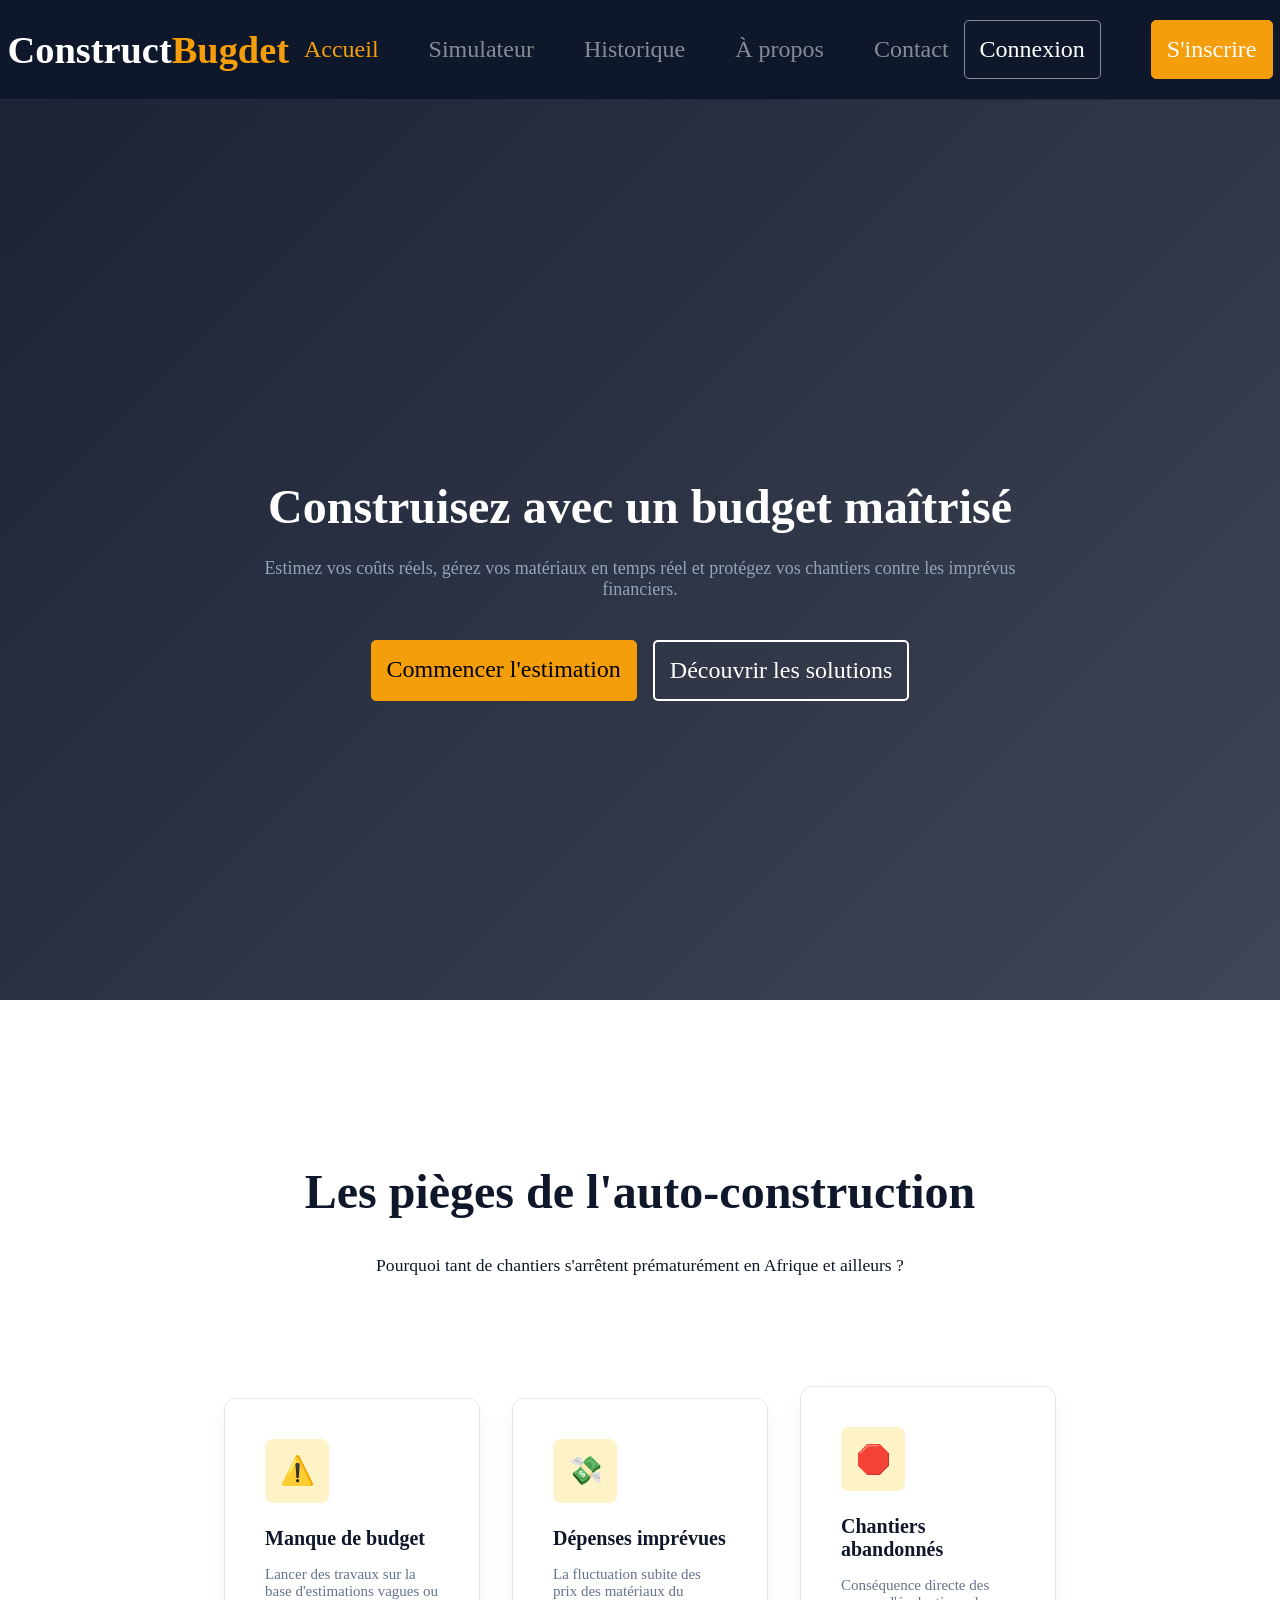
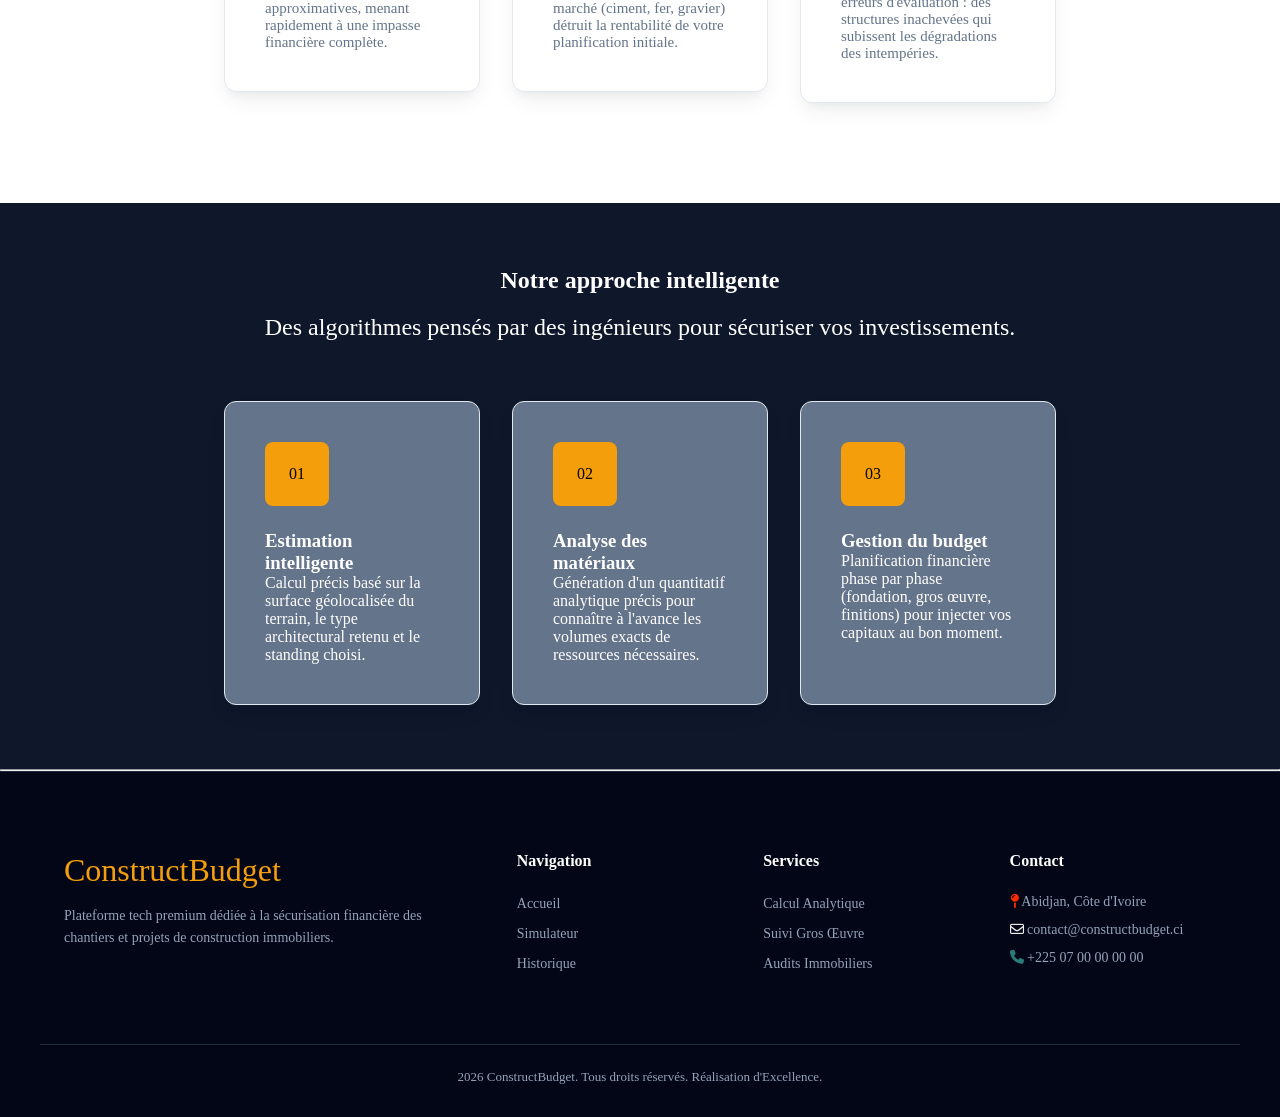
<file: index.html>
<!DOCTYPE html>
<html lang="en">
<head>
    <meta charset="UTF-8">
    <meta name="viewport" content="width=device-width, initial-scale=1.0">
    <title>Accueil – ConstructBudget</title>
    <link rel="stylesheet" href="./style.css">
     <link rel="stylesheet" href="https://cdnjs.cloudflare.com/ajax/libs/font-awesome/6.0.0/css/all.min.css">
</head>
<body>
      <header>
        <div id="logo">
            <h1>Construct<span>Bugdet</span></h1>
        </div>
     


        <button class="hamburger" id="hamburger" aria-label="Ouvrir le menu">
            <span></span>
            <span></span>
            <span></span>
        </button>

        <div id="menu">
            <nav>
                <a href="" class="active">Accueil</a>
                <a href="./similateur.html">Simulateur</a>
                <a href="./historique.html">Historique</a>
                <a href="./propos.html" >À propos</a>
                <a href="./contact.html">Contact</a>
            </nav>
        </div>
        <div class="mobile">
                    <a href="./connexion.html" class="btn1">Connexion</a>
                    <a href="./inscrire.html" class="btn2">S'inscrire</a>

            </div>
    </header>
    <div class="hero">
        <div class="hero1"></div>
        <div class="hero2">
            <h1 class="hero-titre">Construisez avec un budget maîtrisé</h1>
            <p class="hero-sous">Estimez vos coûts réels, gérez vos matériaux en temps réel et protégez vos chantiers contre les imprévus financiers.</p>
            <div class="hero-btn">
                <a href="./similateur.html" class="btn-hero1">Commencer l'estimation</a>
                <a href="./propos.html" class="btn-hero2">Découvrir les solutions</a>
            </div>
        </div>
    </div>
    <main>
        <section class="section-problem">
        <div class="container">
            <div class="section-header">
                <h2 class="section-titre">Les pièges de l'auto-construction</h2>
                <p class="section-description">Pourquoi tant de chantiers s'arrêtent prématurément en Afrique et ailleurs ?</p>
            </div>
            <div class="bloc">
                <div class="card-probleme">
                    <div class="card-icon1">
                        <span class="card-icon">⚠️</span>
                    </div>
                    <h3 class="card-titre">Manque de budget</h3>
                    <p class="card-text">Lancer des travaux sur la base d'estimations vagues ou approximatives, menant rapidement à une impasse financière complète.</p>
                </div>
                <div class="card-probleme">
                    <div class="card-icon1">
                        <span class="card-icon">💸</span>
                    </div>
                    <h3 class="card-titre">Dépenses imprévues</h3>
                    <p class="card-text">La fluctuation subite des prix des matériaux du marché (ciment, fer, gravier) détruit la rentabilité de votre planification initiale.</p>
                </div>
                <div class="card-probleme">
                    <div class="card-icon1">
                        <span class="card-icon">🛑</span>
                    </div>
                    <h3 class="card-titre">Chantiers abandonnés</h3>
                    <p class="card-text">Conséquence directe des erreurs d'évaluation : des structures inachevées qui subissent les dégradations des intempéries.</p>
                </div>
            </div>
        </div>
    </section>

    <section class=" section-solution">
        <div class="containers">
            <div class="section-header">
                <h2 class="section-titres">Notre approche intelligente</h2>
                <p class="section-desc">Des algorithmes pensés par des ingénieurs pour sécuriser vos investissements.</p>
            </div>
            <div class="grid">
                <div class=" card-solution">
                    <div class="card-badget">01</div>
                    <h3 class="card-titres">Estimation intelligente</h3>
                    <p class="card-texts">Calcul précis basé sur la surface géolocalisée du terrain, le type architectural retenu et le standing choisi.</p>
                </div>
                <div class="card-solution">
                    <div class="card-badget">02</div>
                    <h3 class="card-titres">Analyse des matériaux</h3>
                    <p class="card-texts">Génération d'un quantitatif analytique précis pour connaître à l'avance les volumes exacts de ressources nécessaires.</p>
                </div>
                <div class="card-solution">
                    <div class="card-badget">03</div>
                    <h3 class="card-titres">Gestion du budget</h3>
                    <p class="card-texts">Planification financière phase par phase (fondation, gros œuvre, finitions) pour injecter vos capitaux au bon moment.</p>
                </div>
            </div>
        </div>
    </section>
    <hr>
    </main>
    <footer>
        <div class="footer2">
            <div class="footer3">
                <a href="" class="logo">Construct<span>Budget</span></a>
                <p class="footer-desc">Plateforme tech premium dédiée à la sécurisation financière des chantiers et projets de construction immobiliers.</p>
            </div>
            <div class="footer-group">
                <h4 class="footer-titre">Navigation</h4>
                <ul class="footer-card">
                    <li><a href="./index.html">Accueil</a></li>
                    <li><a href="./similateur.html">Simulateur</a></li>
                    <li><a href="./historique.html">Historique</a></li>
                </ul>
            </div>
            <div class="footer-group">
                <h4 class="footer-titre">Services</h4>
                <ul class="footer-card">
                    <li><a href="">Calcul Analytique</a></li>
                    <li><a href="">Suivi Gros Œuvre</a></li>
                    <li><a href="">Audits Immobiliers</a></li>
                </ul>
            </div>
            <div class="footer-group">
                <h4 class="footer-titre">Contact</h4>
                <ul class="footer-contact">
                    <li><i class="fa-solid fa-map-pin" style="color: rgb(255, 45, 1);"></i> Abidjan, Côte d'Ivoire</li>
                    <li><i class="fa-regular fa-envelope" style="color: rgb(238, 238, 238);"></i> contact@constructbudget.ci</li>
                    <li><i class="fa-solid fa-phone" style="color: rgb(44, 123, 123);"></i> +225 07 00 00 00 00</li>
                </ul>
            </div>
        </div>
        <div class="footer-bot">
            <p> 2026 ConstructBudget. Tous droits réservés. Réalisation d'Excellence.</p>
        </div> 
    </footer>


    <script>
        const hamburger = document.getElementById('hamburger');
        const header = document.querySelector('header');

        hamburger.addEventListener('click', () => {
            header.classList.toggle('open');
            hamburger.classList.toggle('active');
        });

        // Fermer le menu au clic sur un lien
        document.querySelectorAll('#menu nav a, .mobile a').forEach(link => {
            link.addEventListener('click', () => {
                header.classList.remove('open');
                hamburger.classList.remove('active');
            });
        });
    </script>
</body>
</html>
</file>
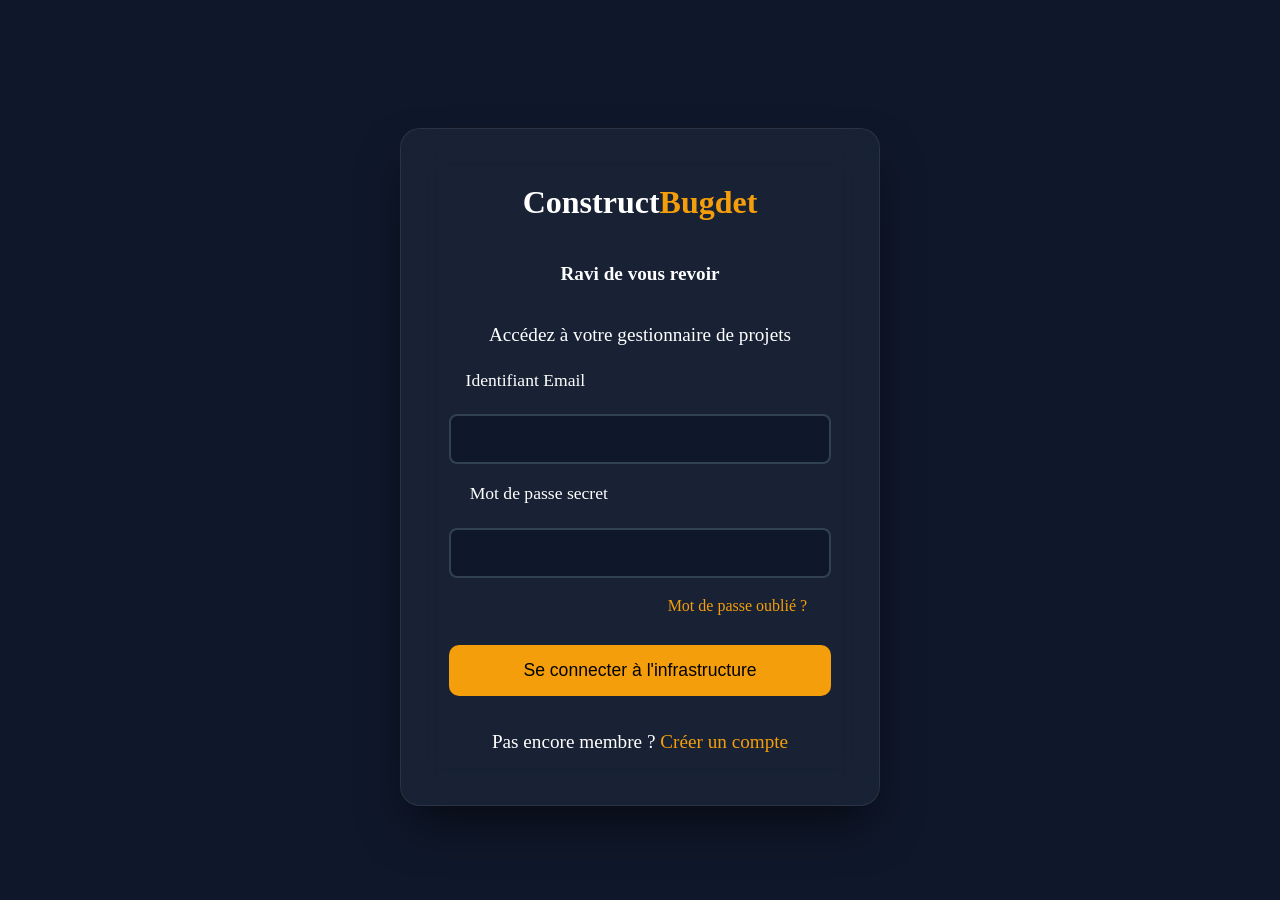
<file: connexion.html>
<!DOCTYPE html>
<html lang="en">
<head>
    <meta charset="UTF-8">
    <meta name="viewport" content="width=device-width, initial-scale=1.0">
    <title>Connexion – ConstructBudget</title>
    <link rel="stylesheet" href="./connexion.css">
</head>
<body>
   <div id="connexion">
    <a href="./index.html"><h1>Construct<span>Bugdet</span></h1></a>
    <h3>Ravi de vous revoir</h3>
    <p>Accédez à votre gestionnaire de projets</p>
    <form action="">
        <div class="form1">
            <label for="" id="trans">Identifiant Email</label>
            <input type="email">
        </div>
         <div class="form1">
            <label for="">Mot de passe secret</label>
            <input type="password" required>
        </div>
        <div id="form2"><a href="" id="lien">Mot de passe oublié ?</a></div>
        <button type="submit">Se connecter à l'infrastructure</button>
    </form>
    <p class="text">Pas encore membre ? <a href="./inscrire.html" id="insc">Créer un compte</a></p>
   </div>
   <script src="./scrpit.js"></script> 
</body>
</html>
</file>
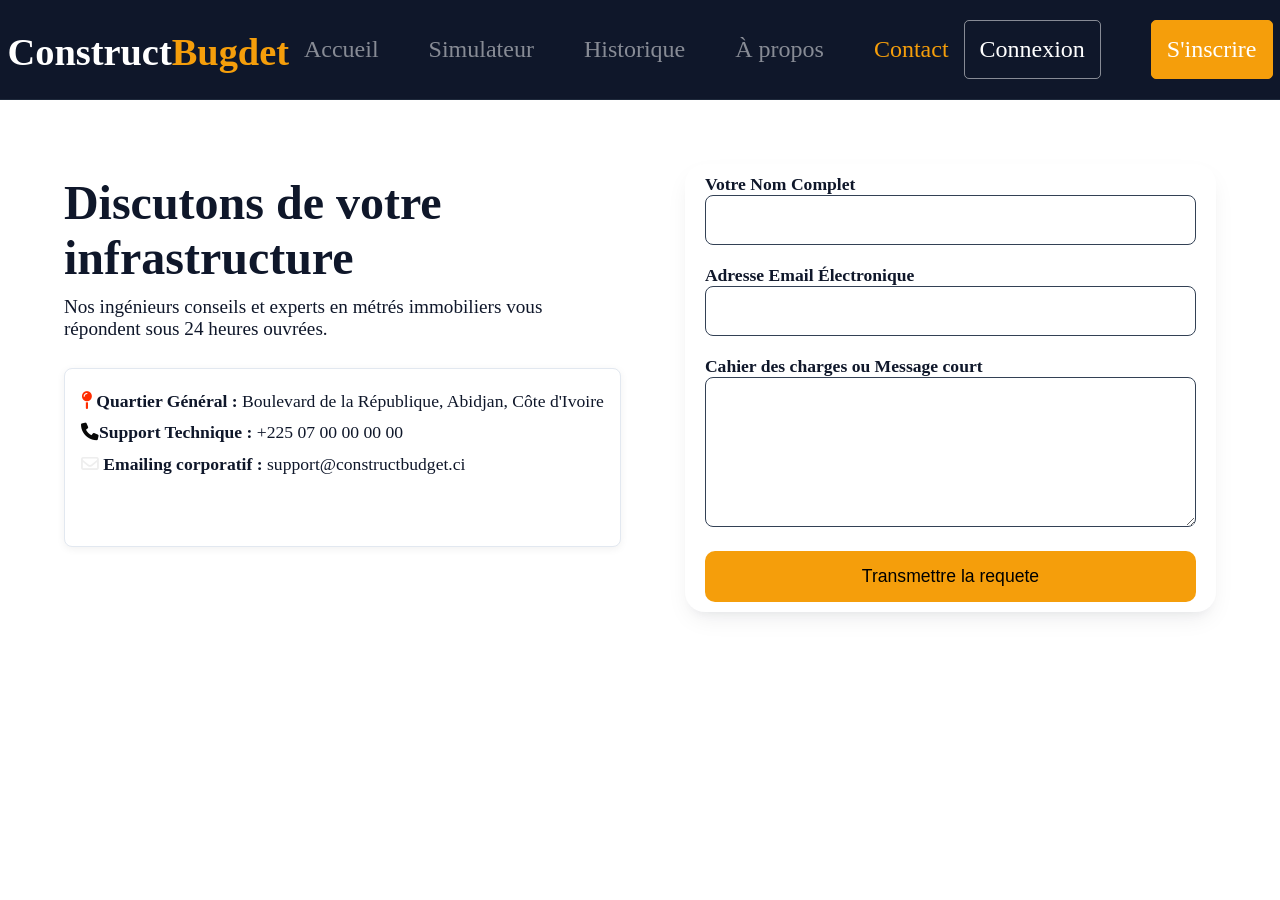
<file: contact.html>
<!DOCTYPE html>
<html lang="en">
<head>
    <meta charset="UTF-8">
    <meta name="viewport" content="width=device-width, initial-scale=1.0">
    <title>contact – ConstructBudget</title>
    <link rel="stylesheet" href="./contact.css">
    <link rel="stylesheet" href="https://cdnjs.cloudflare.com/ajax/libs/font-awesome/6.0.0/css/all.min.css">
</head>
<body>
    <header>
        <div id="logo">
            <h1>Construct<span>Bugdet</span></h1>
        </div>
        <div id="menu">
            <nav>
                <a href="./index.html">Accueil</a>
                <a href="./similateur.html">Simulateur</a>
                <a href="./historique.html">Historique</a>
                <a href="./propos.html" >À propos</a>
                <a href="" class="active">Contact</a>
            </nav>
        </div>
        <div class="mobile">
                    <a href="./connexion.html" class="btn1">Connexion</a>
                    <a href="./inscrire.html" class="btn2">S'inscrire</a>

            </div>
    </header>
    <main>
        <div id="contact1">
            <h1>Discutons de votre <br>infrastructure</h1>
            <p class="para">Nos ingénieurs conseils et experts en métrés immobiliers vous <br>répondent sous 24 heures ouvrées.</p>
            <div class="contact-detail">
                <p> <i class="fa-solid fa-map-pin" style="color: rgb(255, 45, 1);"></i><strong> Quartier Général :</strong> Boulevard de la République, Abidjan, Côte d'Ivoire</p>
                <p><i class="fa-solid fa-phone" style="color: rgb(9, 9, 8);"></i><strong>Support Technique : </strong> +225 07 00 00 00 00</p>
                <p><strong><i class="fa-regular fa-envelope" style="color: rgb(238, 238, 238);"></i> Emailing corporatif :</strong> support@constructbudget.ci</p>
            </div>
        </div>
        
        <div id="contact2">
            <form action="">
                <div class="form1">
                    <label for="">Votre Nom Complet</label>
                <input type="text" required>
                </div>
                <div class="form1">
                    <label for="">Adresse Email Électronique</label>
                <input type="email" required>
                </div>
                <div class="form2">
                    <label for="">Cahier des charges ou Message court</label>
                    <textarea name="" id=""></textarea>

                </div>
                <button>Transmettre la requete</button>
                
            </form>

        </div>

    </main>
</body>
</html>
</file>
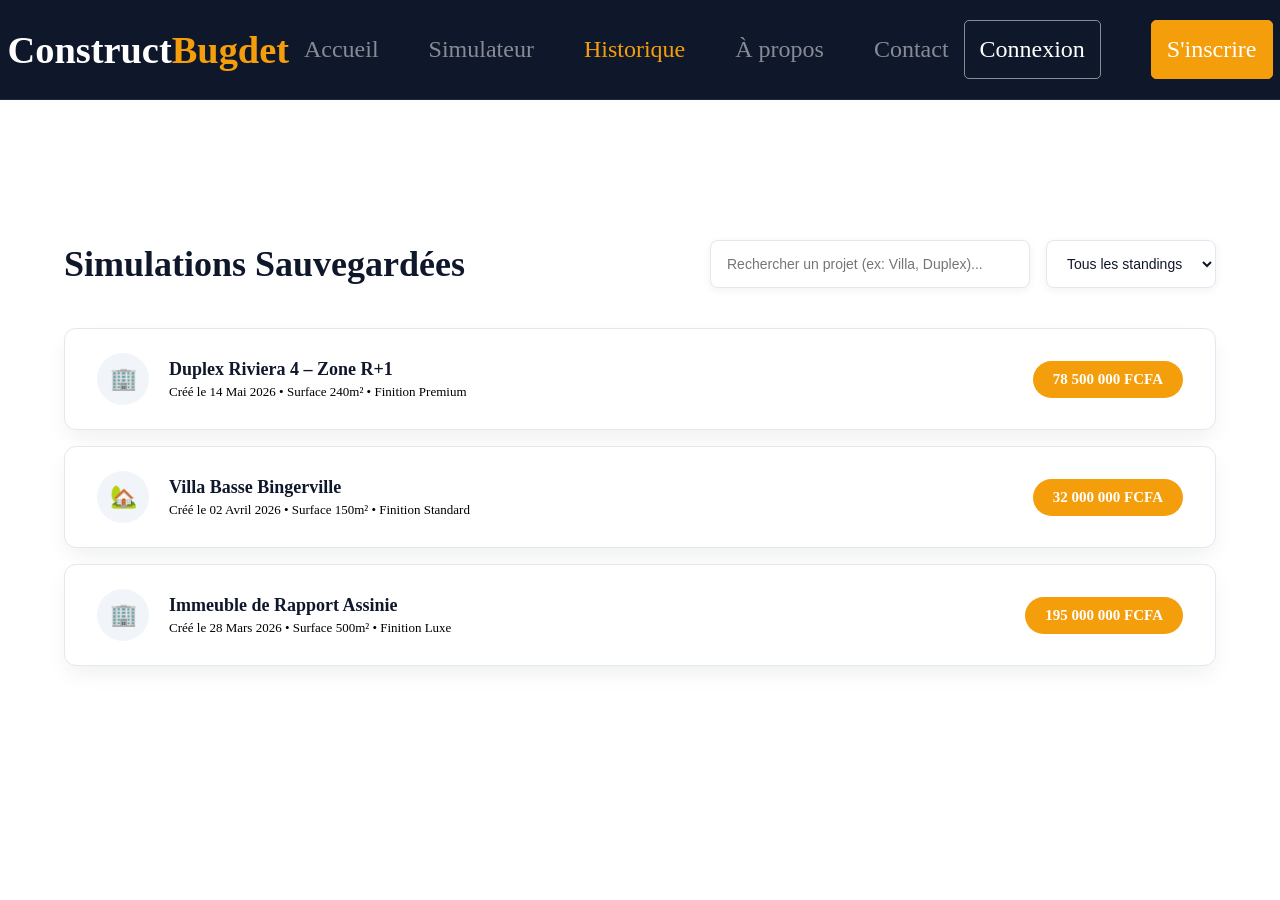
<file: historique.html>
<!DOCTYPE html>
<html lang="fr">
<head>
    <meta charset="UTF-8">
    <meta name="viewport" content="width=device-width, initial-scale=1.0">
    <link rel="stylesheet" href="./historique.css">
    <link rel="stylesheet" href="https://cdnjs.cloudflare.com/ajax/libs/font-awesome/6.0.0/css/all.min.css">
    <title>Historique – ConstructBudget</title>
</head>
<body>

     <header>
        <div id="logo">
            <h1>Construct<span>Bugdet</span></h1>
        </div>
        <div id="menu">
            <nav>
                <a href="./index.html">Accueil</a>
                <a href="./similateur.html">Simulateur</a>
                <a href="" class="active">Historique</a>
                <a href="./propos.html" >À propos</a>
                <a href="./contact.html">Contact</a>
            </nav>
        </div>
        <div class="mobile">
                    <a href="./connexion.html" class="btn1">Connexion</a>
                    <a href="./inscrire.html" class="btn2">S'inscrire</a>

            </div>
    </header>
    <main class="corps">
        <div class="entete">
            <h1 class="pied">Simulations Sauvegardées</h1>
            <div class="selction">
                <input type="text" id="Input" placeholder="Rechercher un projet (ex: Villa, Duplex)...">
                <select id="filterSelect">
                    <option value="tous">Tous les standings</option>
                    <option value="premium">Premium</option>
                    <option value="standard">Standard</option>
                </select>
            </div>
        </div>

        <div class="element">

            <div class="maison">
                <div class="info">
                    <div class="icon">🏢</div>
                    <div class="desc">
                        <h3 class="logement">Duplex Riviera 4 – Zone R+1</h3>
                        <p class="date">Créé le 14 Mai 2026 &bull; Surface 240m² &bull; Finition Premium</p>
                    </div>
                </div>
                <div class="prix">78 500 000 FCFA</div>
            </div>

            <div class="maison">
                <div class="info">
                    <div class="icon">🏡</div>
                    <div class="desc">
                        <h3 class="logement">Villa Basse Bingerville</h3>
                        <p class="date">Créé le 02 Avril 2026 &bull; Surface 150m² &bull; Finition Standard</p>
                    </div>
                </div>
                <div class="prix">32 000 000 FCFA</div>
            </div>

            <div class="maison">
                <div class="info">
                    <div class="icon">🏢</div>
                    <div class="desc">
                        <h3 class="logement">Immeuble de Rapport Assinie</h3>
                        <p class="date">Créé le 28 Mars 2026 &bull; Surface 500m² &bull; Finition Luxe</p>
                    </div>
                </div>
                <div class="prix">195 000 000 FCFA</div>
            </div>

        </div>
    </main>

</body>
</html>
</file>
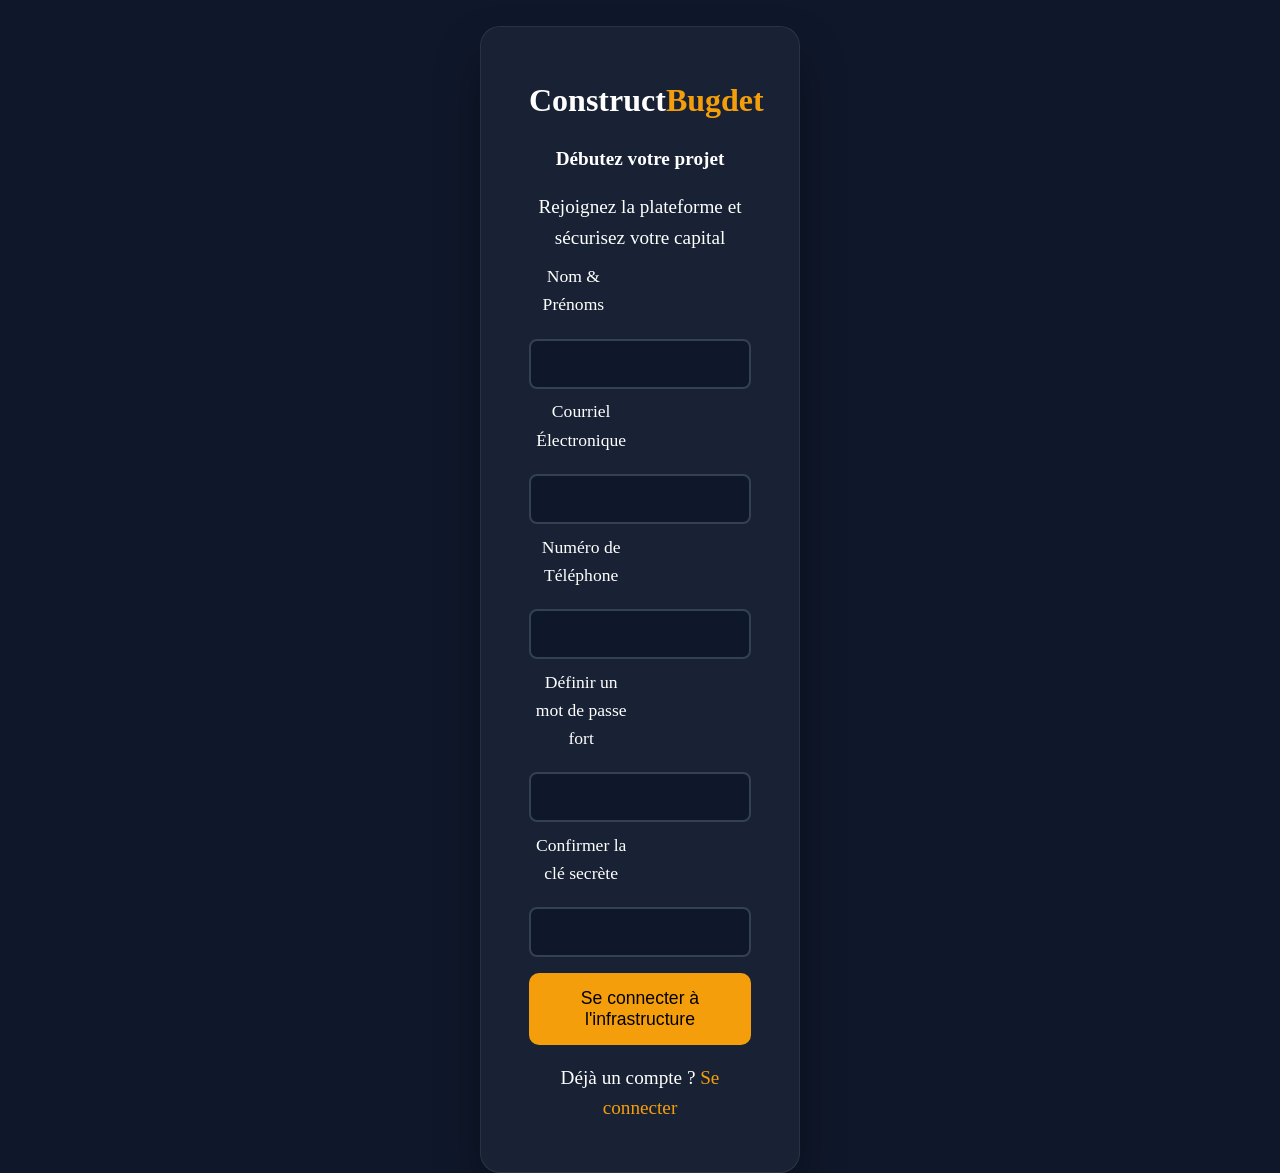
<file: inscrire.html>
<!DOCTYPE html>
<html lang="en">
<head>
    <meta charset="UTF-8">
    <meta name="viewport" content="width=device-width, initial-scale=1.0">
    <title>inscrire – ConstructBudget</title>
    <link rel="stylesheet" href="./inscrire.css">
</head>
<body>
    <div id="connexion">
    <a href="./index.html"><h1>Construct<span>Bugdet</span></h1></a>
    <h3>Débutez votre projet</h3>
    <p>Rejoignez la plateforme et sécurisez votre capital</p>
    <form action="">
        <div class="form1">
            <label for="" id="trans">Nom & Prénoms 
</label>
            <input type="text">
        </div>
         <div class="form1">
            <label for="">Courriel Électronique</label>
            <input type="text">
        </div>
       
         <div class="form1">
            <label for="">Numéro de Téléphone</label>
            <input type="tel">
        </div>
         <div class="form1">
            <label for="">Définir un mot de passe fort
</label>
            <input type="password" required>
        </div>
        <div class="form1">
            <label for="">Confirmer la clé secrète

</label>
            <input type="password" required>
        </div>
        <button type="submit">Se connecter à l'infrastructure</button>
    </form>
    <p class="text">Déjà un compte ? <a href="inscription.html" id="insc">Se connecter</a></p>
   </div> 
   <script src="./inscrire.js"></script>
</body>
</html>
</file>
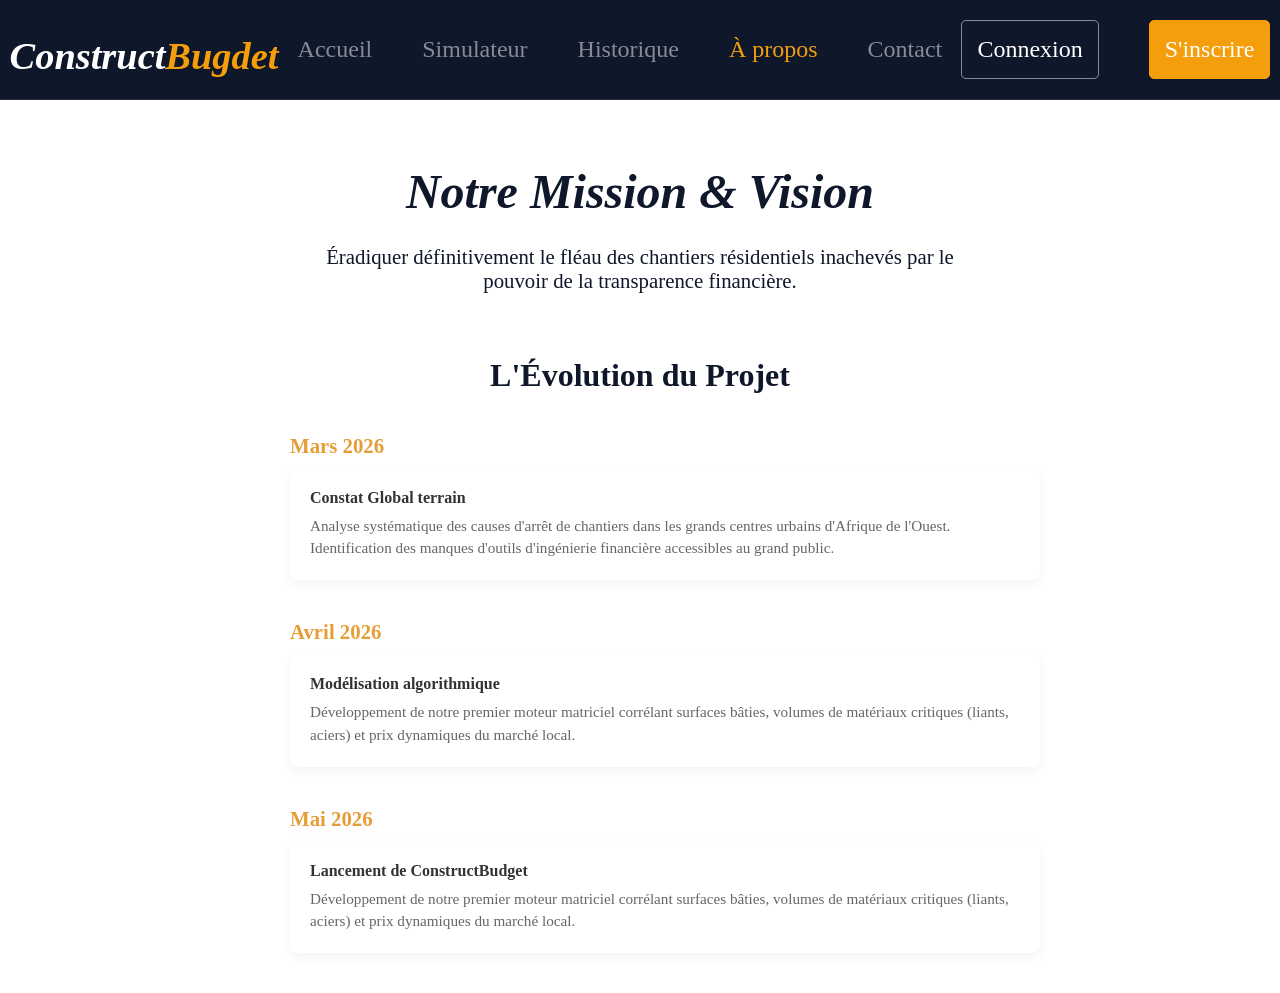
<file: propos.html>
<!DOCTYPE html>
<html lang="en">
<head>
    <meta charset="UTF-8">
    <meta name="viewport" content="width=device-width, initial-scale=1.0">
    <title>À propos – ConstructBudget</title>
    <link rel="stylesheet" href="./propos.css">
</head>
<body>
    <header>
        <div id="logo">
            <h1>Construct<span>Bugdet</span></h1>
        </div>
        <div id="menu">
            <nav>
                <a href="./index.html">Accueil</a>
                <a href="./similateur.html">Simulateur</a>
                <a href="./historique.html">Historique</a>
                <a href="" class="active">À propos</a>
                <a href="./contact.html">Contact</a>
            </nav>
        </div>
        <div class="mobile">
                    <a href="./connexion.html" class="btn1">Connexion</a>
                    <a href="./inscrire.html" class="btn2">S'inscrire</a>

            </div>
    </header>
    <main>
        <div id="entete">
            <h1>Notre Mission & Vision</h1>
            <p class="para">Éradiquer définitivement le fléau des chantiers résidentiels inachevés par le <br> pouvoir de la transparence financière.</p>
            <h2>L'Évolution du Projet</h2>
        </div>
            <section class="line">

  <div class="evenement">
    
    <div class="entet">
      <h3>Mars 2026</h3>
      <div class="bloc">
        <h4>Constat Global terrain</h4>
        <p>Analyse systématique des causes d'arrêt de chantiers dans les grands centres urbains d'Afrique de l'Ouest. Identification des manques d'outils d'ingénierie financière accessibles au grand public.</p>
      </div>
    </div>

    <div class="entet">
      <h3>Avril 2026</h3>
      <div class="bloc">
        <h4>Modélisation algorithmique</h4>
        <p>Développement de notre premier moteur matriciel corrélant surfaces bâties, volumes de matériaux critiques (liants, aciers) et prix dynamiques du marché local.</p>
      </div>
    </div>
   

    <div class="entet">
      <h3>Mai 2026</h3>
      <div class="bloc">
        <h4>Lancement de ConstructBudget</h4>
        <p>Développement de notre premier moteur matriciel corrélant surfaces bâties, volumes de matériaux critiques (liants, aciers) et prix dynamiques du marché local.</p>
      </div>
    </div>

  </div>

</section>

    </main>
</body>
</html>
</file>
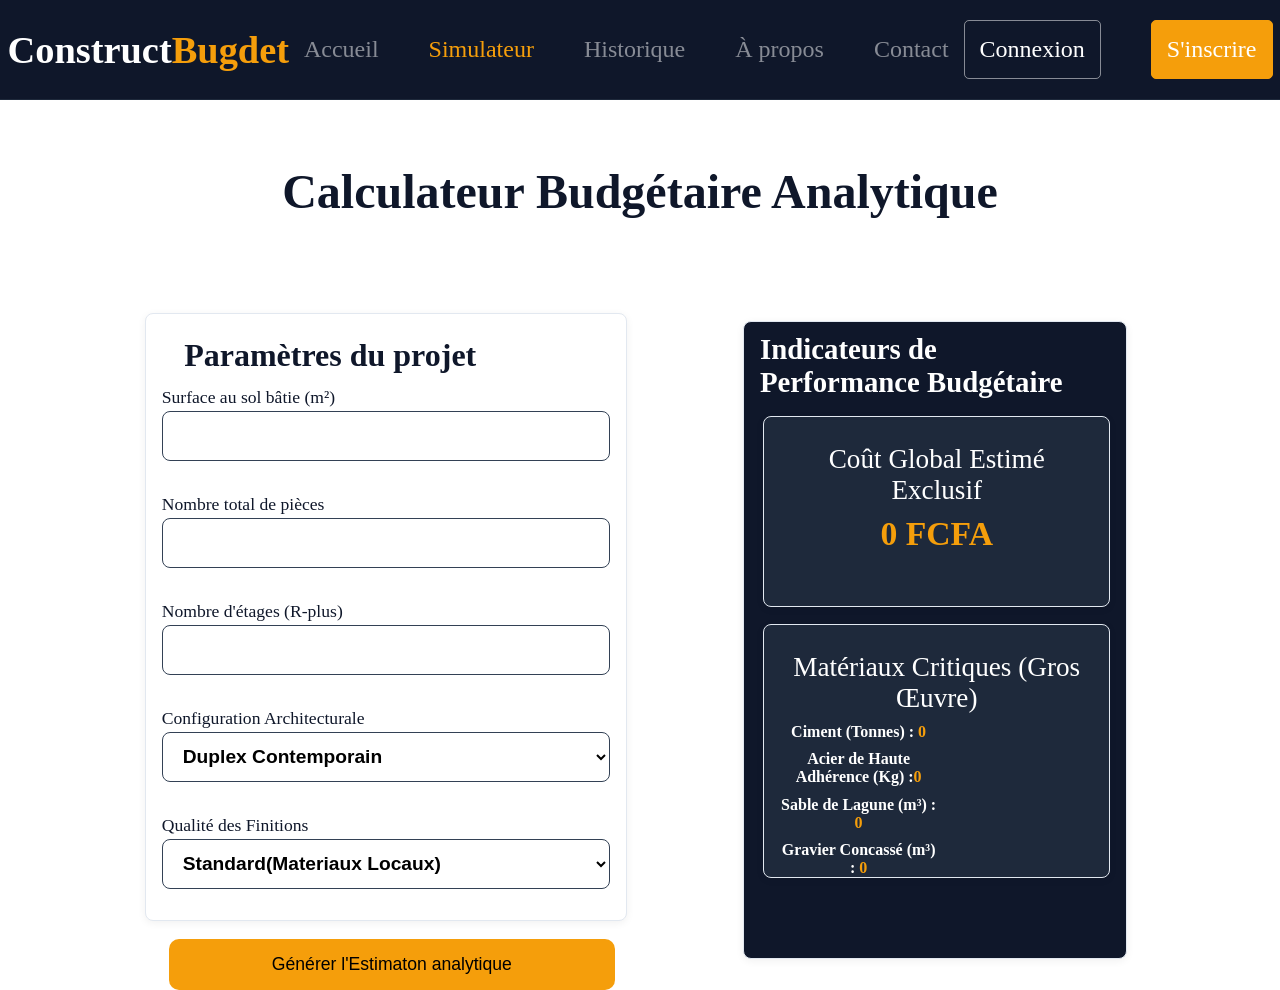
<file: similateur.html>
<!DOCTYPE html>
<html lang="en">
<head>
    <meta charset="UTF-8">
    <meta name="viewport" content="width=device-width, initial-scale=1.0">
    <title>Simulateur – ConstructBudget</title>
    <link rel="stylesheet" href="./similateur.css">
</head>
<body>
    <header>
        <div id="logo">
            <h1>Construct<span>Bugdet</span></h1>
        </div>
        <div id="menu">
            <nav>
                <a href="./index.html">Accueil</a>
                <a href="" class="active">Simulateur</a>
                <a href="./historique.html">Historique</a>
                <a href="./propos.html" >À propos</a>
                <a href="./contact.html">Contact</a>
            </nav>
        </div>
        <div class="mobile">
                    <a href="./connexion.html" class="btn1">Connexion</a>
                    <a href="./inscrire.html" class="btn2">S'inscrire</a>

            </div>
    </header>
        <div id="entete"><h1>Calculateur Budgétaire Analytique</h1></div>
        <main>
            <div id="bloc1">
                <div id="contenu">
                    <h2>Paramètres du projet</h2>
                    <form action="">
                           <div class="formulaire">
                             <label for="">Surface au sol bâtie (m²)  </label>  
                            <input type="number" min="0"> 
                           </div>  
                           <div class="formulaire">
                             <label for="">Nombre total de pièces</label>  
                            <input type="number" min="0"> 
                           </div>
                           <div class="formulaire">
                             <label for="">Nombre d'étages (R-plus)</label>  
                            <input type="number" min="0"> 
                           </div> 
                           <div class="formulaire">
                             <label for="">Configuration Architecturale</label>  
                            <select>
                    <option value="tous">Duplex Contemporain</option>
                    <option value="premium">Villa Basse Indivituelle</option>
                    <option value="standard">Immeuble de Rapport/Résidentiel</option>
                   </select> 
                      </div>
                           <div class="formulaires">
                             <label for="">Qualité des Finitions</label>  
                            <select class="ok">
                    <option value="tous">Standard(Materiaux Locaux)</option>
                    <option value="premium">Premium(Importation & Domotique)</option>
                    <option value="standard">Luxe Haut Couture</option>
                   </select> 
                           </div>                                                                                                                                                                                                                                                                                                                                                                                                                                                                                                                                                                                                                                                                                                                                                                                                                                          
                    </form>
                    </div> 
                    <button>Générer l'Estimaton analytique</button>

                </div>
            <div id="bloc2">
               <h4>Indicateurs de Performance Budgétaire</h4>
               <div id="contenue">
               <h3 id="text">Coût Global Estimé Exclusif</h3>
               <h3>0 FCFA</h3>
               </div>
               <div id="contenue2">
                <div id="contenue">
               <h3 id="text">Matériaux Critiques (Gros Œuvre)</h3>
               <h3 class="element">Ciment (Tonnes) : <span>0</span></h3>
               <h3 class="element">Acier de Haute Adhérence (Kg) :<span>0 </span></h3>
               <h3 class="element">Sable de Lagune (m³) : <span>0</span></h3>
               <h3 class="element">Gravier Concassé (m³) : <span>0</span></h3>
               </div>
                

               </div>

            </div>
        </main>
        <script src="./scrpit.js"></script>
    
    
</body>
</html>
</file>
<file: style.css>
*{
    padding: 0;
    margin: 0;
    box-sizing: border-box;
}
header{
    display: flex;
    justify-content: space-around;
    background-color:#0f172a ;
    height: 100px;
    align-items: center;
    position: sticky;
    top: 0;
    width: 100%;
    z-index: 1000;
    border-bottom: 1px solid #1e293b;
 }
 #logo h1{
    color:white;
    cursor: pointer;
    font-size: 2.4rem;
 }
 #logo span{
      color: #f59e0b;
 }
 #menu nav{
    display: flex;
    gap: 50Px;
 }

 nav a{
    text-decoration: none;
    font-size: 1.5rem;
    color:  rgba(255, 255, 255, 0.5);
 }
 nav a:hover, nav a.active{
    color: #f59e0b;
 }

.active{
    color: #f59e0b;
  }
  .mobile{
    display: flex;
    gap: 50px;
    font-size: 1.5rem;
  }
  .btn1{
    border: 1px solid rgba(255, 255, 255, 0.5) ;
    color: white;
    text-decoration: none;
    padding: 15px;
    border-radius: 5px;
  }
  .btn2{
    border: 1px solid #f59e0b ;
    color: white;
    text-decoration: none;
    padding: 15px;
    background-color: #f59e0b;
    border-radius: 5px;
  }
  .hero{
    position: relative;
    height: 900px;
    background-image: url('https://images.unsplash.com/photo-1541888946425-d81bb19240f5?q=80&w=2070');
    background-size: cover;
    background-position: center;
    display: flex;
    align-items: center;
    padding-top: 80px;
  }
  .hero1 {
    position: absolute;
    top: 0;
    left: 0;
    width: 100%;
    height: 100%;
    background: linear-gradient(135deg, rgba(15, 23, 42, 0.95) 0%, rgba(15, 23, 42, 0.8) 100%);
    z-index: 1;
}
.hero2 {
    position: relative;
    width: 800px;
    margin: 0 auto;
    text-align: center;
    z-index: 2;
    padding: 0 24px;
}

.hero-titre {
    font-size: 48px;
    font-weight: 700;
    color: white;
    margin-bottom: 24px;
}

.hero-sous {
    font-size: 18px;
    color: #94a3b8;
    margin-bottom: 40px;
}

.hero-btn {
    display: flex;
    justify-content: center;
    gap: 16px;
}
.btn-hero1{
    border: 1px solid #f59e0b ;
    color: black;
    text-decoration: none;
    padding: 15px;
    background-color: #f59e0b;
    border-radius: 5px;
    font-size: 1.5rem;
}
.btn-hero2{
    border: 2px solid white ;
    color: white;
    text-decoration: none;
    padding: 15px;
    background-color: transparent;
    border-radius: 5px;
    font-size: 1.5rem;
}
.section-problem{
  padding: 100px 0;
  padding-bottom: 100px;
}
.section-header {
    text-align: center;
    margin-bottom: 60px;
}

.section-titre {
    font-size: 3rem;
    font-weight: 700;
    color: #0f172a;
    margin-bottom: 16px;
}
.section-description {
    font-size:1.1rem;
    color: #0f172a;
}
.card-probleme {
    background-color: white;
    border-radius: 12px;
    padding: 40px;
    border: 1px solid #e2e8f0;
    transition: all 0.35s cubic-bezier(0.4, 0, 0.2, 1);
    box-shadow:0 10px 25px -5px rgba(15, 23, 42, 0.08), 0 8px 10px -6px rgba(15, 23, 42, 0.05);
    width: 20%;
}
.card-icon1 {
    width: 64px;
    height: 64px;
    background-color: #fef3c7;
    border-radius: 8px;
    display: flex;
    align-items: center;
    justify-content: center;
    margin-bottom: 24px;
}
.card-icon {
    font-size: 28px;
}

.card-titre {
    font-size: 20px;
    font-weight: 600;
    color: #0f172a;
    margin-bottom: 16px;
}

.card-text {
    font-size: 15px;
    color:  #64748b;
}
.bloc{
    display: flex;
    gap: 32px;
    justify-content: center;
    align-items: center;
    padding-top: 50px;
}
.section-solution{
    background-color: #0f172a;
}
.section-titres,.section-desc{  
    color: white; 
    font-size: 1.5rem;
}
.section-header{
  padding-top: 5%;
  gap: 20px;
  display: flex;
  flex-direction: column;
}
.card-solution{
    background-color: #64748b;
    border-radius: 12px;
    padding: 40px;
    border: 1px solid #e2e8f0;
    transition: all 0.35s cubic-bezier(0.4, 0, 0.2, 1);
    box-shadow:0 10px 25px -5px rgba(15, 23, 42, 0.08), 0 8px 10px -6px rgba(15, 23, 42, 0.05);
    width: 20%;
}
.card-badget{
    width: 64px;
    height: 64px;
    background-color: #f59e0b;
    border-radius: 8px;
    display: flex;
    align-items: center;
    justify-content: center;
    margin-bottom: 24px;
}
.grid{
    display: flex;
    justify-content: center;
    gap: 32px;
}
.card-texts ,.card-titres{
    color: white;
}

footer {
    background-color: #020617;
    color: #94a3b8;
    padding: 80px 0 32px 0;
    border-top: 1px solid #1e293b;
}

.footer2{
    width: 1200px;
    max-width: 100%;
    margin: 0 auto;
    padding: 0 24px;
    display: grid;
    grid-template-columns: 2fr repeat(3, 1fr);
    gap: 40px;
}

.footer3 .logo {
    display: inline-block;
    margin-bottom: 16px;
    text-decoration: none;
    font-size: 2rem;
    color: #f59e0b;
}

.footer-desc {
    font-size: 14px;
    line-height: 1.6;
}

.footer-titre {
    color: white;
    font-size: 16px;
    font-weight: 600;
    margin-bottom: 24px;
}

.footer-card {
    list-style: none;
}

.footer-card li {
    margin-bottom: 12px;
}

.footer-card a {
    color: #94a3b8;
    text-decoration: none;
    font-size: 14px;

}

.footer-card a:hover {
    color: #f59e0b;
}

.footer-contact {
    list-style: none;
    font-size: 14px;
}

.footer-contact li {
    margin-bottom: 12px;
}

.footer-bot {
    width: 1200px;
    max-width: 100%;
    margin: 60px auto 0 auto;
    padding: 24px 24px 0 24px;
    border-top: 1px solid #1e293b;
    text-align: center;
    font-size: 13px;
}
.footer3{
    padding-right: 10px;
}

.containers{
    padding-bottom: 5%;
}

.hamburger {
    display: none;
    flex-direction: column;
    justify-content: center;
    gap: 5px;
    background: none;
    border: none;
    cursor: pointer;
    padding: 8px;
    z-index: 1100;
}
.hamburger span {
    display: block;
    width: 26px;
    height: 2px;
    background-color: white;
    border-radius: 2px;
    transition: all 0.3s ease;
}
.hamburger.active span:nth-child(1) { transform: translateY(7px) rotate(45deg); }
.hamburger.active span:nth-child(2) { opacity: 0; }
.hamburger.active span:nth-child(3) { transform: translateY(-7px) rotate(-45deg); }



@media (max-width: 1023px) {
    header {
        padding: 0 20px;
        justify-content: space-between;
        gap: 12px;
    }
    #logo h1 { font-size: 1.8rem; }
    #menu nav { gap: 24px; }
    nav a { font-size: 1.1rem; }
    .mobile { gap: 16px; font-size: 1.1rem; }
    .btn1, .btn2 { padding: 10px 14px; }

    .hero { height: auto; min-height: 600px; padding: 60px 24px 40px; }
    .hero2 { width: 100%; }
    .hero-titre { font-size: 36px; }
    .hero-sous { font-size: 16px; }

    .section-titre { font-size: 2.2rem; }
    .card-probleme { width: 28%; }
    .card-solution { width: 28%; }

    .footer2 { grid-template-columns: 1fr 1fr; gap: 32px; }
    .footer3 { grid-column: 1 / -1; }
}


/*resposive*/
@media (max-width: 767px) {

    header {
        padding: 0 20px;
        justify-content: space-between;
        height: 70px;
        position: relative;
    }
    #logo h1 { font-size: 1.4rem; }


    .hamburger { display: flex; }

    #menu { display: none; }
    .mobile { display: none; }

    header.open #menu,
    header.open .mobile {
        display: flex;
    }
    header.open #menu {
        position: absolute;
        top: 70px;
        left: 0;
        width: 100%;
        background-color: #0f172a;
        border-top: 1px solid #1e293b;
        padding: 20px 24px;
        z-index: 999;
    }
    header.open #menu nav {
        flex-direction: column;
        gap: 16px;
    }
    header.open .mobile {
        position: absolute;
        top: 70px;
        left: 0;
        width: 100%;
        background-color: #0f172a;
        padding: 0 24px 20px;
        flex-direction: column;
        gap: 12px;
        margin-top: 160px; 
        z-index: 998;
    }
    .btn1, .btn2 {
        text-align: center;
        width: 100%;
        padding: 12px;
        font-size: 1rem;
    }

    .hero { height: auto; min-height: 500px; padding: 50px 20px 40px; }
    .hero2 { width: 100%; padding: 0; }
    .hero-titre { font-size: 24px; line-height: 1.3; }
    .hero-sous { font-size: 14px; }
    .hero-btn { flex-direction: column; align-items: center; }
    .btn-hero1, .btn-hero2 { width: 100%; text-align: center; font-size: 1.1rem; }

    .section-problem { padding: 60px 20px; }
    .section-titre { font-size: 1.8rem; }
    .section-description { font-size: 1rem; }
    .bloc { flex-direction: column; align-items: center; }
    .card-probleme { width: 100%; }


    .containers { padding: 0 20px 10%; }
    .section-titres { font-size: 1.8rem; }
    .section-desc { font-size: 1rem; }
    .grid { flex-direction: column; align-items: center; }
    .card-solution { width: 100%; }


    .footer2 { grid-template-columns: 1fr; gap: 28px; }
    .footer3 { grid-column: auto; padding-right: 0; }
    footer { padding: 50px 20px 24px; }
    .footer-bot { margin-top: 40px; }
}


@media (max-width: 380px) {
    #logo h1 { font-size: 1.1rem; }
    .hero-titre { font-size: 20px; }
    .section-titre { font-size: 1.4rem; }
}
</file>
<file: connexion.css>
body{
    background-color: #0f172a;
    display: flex;
    justify-content: center;
    align-items: center;
    margin-top: 10%;
        line-height: 1.6;
}
*{
    padding: 0;
    margin: 0;
    box-sizing: border-box;
}
#connexion{
       width: 480px;
    background: rgba(30, 41, 59, 0.65);
    backdrop-filter: blur(20px);
    -webkit-backdrop-filter: blur(20px);
    border: 1px solid rgba(255, 255, 255, 0.08);
    border-radius: 20px;
    padding: 48px;
    box-shadow: 0 25px 50px -12px rgba(0, 0, 0, 0.6);
    color: white;
    box-sizing: border-box;
}
#connexion, p,h1,h3,a{
    text-align: center;
    color: white;
    text-decoration: none;
}
span{
    color:  #f59e0b;
}
h3,p{
    padding-top: 8%;
    font-size: 1.2rem;
}
input{
    background-color: #0f172a;
    border: 2px solid #334155;
    height: 50px; 
    width: 100%;
    border-radius: 8px;
    padding: 0 16px;
  }
  label{
    color: white;
    font-size: 1.1rem;
    margin-right: 53%;
    margin-top: 4%;
  }
  #trans{
    margin-right: 60%;
  }
.form1{
    display: flex;
    flex-direction: column;
    gap: 20px;
}
#form2,#lien{
    margin-left: 30%; 
    color: #f59e0b;
    margin-top: 4%;
}
button{
    background-color: #f59e0b;
    border: none;
    border-radius: 10px;
    padding: 15Px;
    font-size: 1.1rem;
    margin-top: 7%;
    width: 100%;
    cursor: pointer;
    
  }
  #insc{
    color: #f59e0b;
  }
  @media (max-width: 767px) {
    body {
        margin-top: 20%;
    }
    #connexion {
        width: 88%;
        padding: 32px;
    }
    h1 {
        font-size: 1.8rem;
    }
    h3, p {
        font-size: 1rem;
    }
}

@media (max-width: 380px) {
    body {
        margin-top: 15%;
    }
    #connexion {
        width: 95%;
        padding: 24px 16px;
    }
    input {
        height: 45px;
    }
    button {
        padding: 12px;
    }
}
</file>
<file: contact.css>
*{
    padding: 0;
    margin: 0;
    box-sizing: border-box;
}
header{
    display: flex;
    justify-content: space-around;
    background-color:#0f172a ;
    height: 100px;
    align-items: center;
    position: sticky;
    top: 0;
    width: 100%;
    z-index: 1000;
    border-bottom: 1px solid #1e293b;
 }
 #logo h1{
    color:white;
    cursor: pointer;
    font-size: 2.4rem;
 }
 #logo span{
      color: #f59e0b;
 }
 #menu nav{
    display: flex;
    gap: 50Px;
 }

 nav a{
    text-decoration: none;
    font-size: 1.5rem;
    color:  rgba(255, 255, 255, 0.5);
 }
 nav a:hover, nav a.active{
    color: #f59e0b;
 }

.active{
    color: #f59e0b;
  }
  .mobile{
    display: flex;
    gap: 50px;
    font-size: 1.5rem;
  }
  .btn1{
    border: 1px solid rgba(255, 255, 255, 0.5) ;
    color: white;
    text-decoration: none;
    padding: 15px;
    border-radius: 5px;
  }
  .btn2{
    border: 1px solid #f59e0b ;
    color: white;
    text-decoration: none;
    padding: 15px;
    background-color: #f59e0b;
    border-radius: 5px;
  }
  
  #contact2{
    font-weight: 600;
    font-size: 14px;
    background-color: white;
    color: white;
    padding: 10px 20px;
    border-radius: 20px;
    box-shadow:0 10px 25px -5px rgba(15, 23, 42, 0.08), 0 8px 10px -6px rgba(15, 23, 42, 0.05);;
  }
  main{
    display: flex;
    justify-content: center;
    margin-top: 5%;
    gap: 5%;
  }
  .contact-detail{
    margin-top: 5%;
    height: 40%;
    border: 1px solid #e2e8f0;
    border-radius: 8px;
    padding: 0 16px;
    font-size: 14px;
    color: #0f172a;
    background-color: white;
    box-shadow: 0 2px 8px rgba(0,0,0,0.06);
  }
  .contact-detail,p,h1{
    padding-top: 2%;
    font-size: 1.1rem;
  }
  #contact1 h1{
    font-size: 3rem;
    color: #0f172a;
  }
  .para{
    font-size: 1.2rem;
    color: #0f172a;
  }
  label{
    color: #0f172a;
    font-size: 1.1rem;
    margin-bottom: 10px;
  }
  input{
    background-color: transparent;
    border: 1px solid #334155;
    height: 50px; 
    width: 100%;
    border-radius: 8px;
    padding: 0 16px;
  }
  textarea{
    background-color: transparent;
    border: 1px solid #334155;
    height: 150px; 
    width: 100%;
    border-radius: 8px;
    padding: 0 16px;
  }
  form{
    display: flex;
    flex-direction: column;
    gap: 20px;
  }
  button{
    background-color: #f59e0b;
    border: none;
    border-radius: 10px;
    padding: 15Px;
    font-size: 1.1rem;

  }
  @media (max-width: 1023px) {
    header {
        height: auto;
        padding: 20px 15px;
        flex-direction: column;
        gap: 20px;
    }
    #menu nav, .mobile {
        gap: 30px;
    }
    main {
        flex-direction: column;
        align-items: center;
        gap: 40px;
        padding: 0 20px;
    }
    #contact1 {
        width: 100%;
    }
    .contact-detail {
        width: 100%;
        height: auto;
        padding-bottom: 20px;
    }
}

@media (max-width: 767px) {
    #logo h1 {
        font-size: 2rem;
    }
    nav a, .mobile {
        font-size: 1.2rem;
    }
    #menu nav, .mobile {
        gap: 15px;
    }
    .btn1, .btn2 {
        padding: 10px 16px;
    }
    #contact1 h1 {
        font-size: 2.2rem;
    }
    .para {
        font-size: 1.1rem;
    }
}

@media (max-width: 380px) {
    #logo h1 {
        font-size: 1.7rem;
    }
    #menu nav {
        flex-wrap: wrap;
        justify-content: center;
        gap: 10px;
    }
    nav a {
        font-size: 1rem;
    }
    .mobile {
        gap: 10px;
        font-size: 1rem;
    }
    .btn1, .btn2 {
        padding: 8px 12px;
    }
    #contact1 h1 {
        font-size: 1.8rem;
    }
}
</file>
<file: historique.css>
*{
    padding: 0;
    margin: 0;
    box-sizing: border-box;
}
header{
    display: flex;
    justify-content: space-around;
    background-color:#0f172a ;
    height: 100px;
    align-items: center;
    position: sticky;
    top: 0;
    width: 100%;
    z-index: 1000;
    border-bottom: 1px solid #1e293b;
 }
 #logo h1{
    color:white;
    cursor: pointer;
    font-size: 2.4rem;
 }
 #logo span{
      color: #f59e0b;
 }
 #menu nav{
    display: flex;
    gap: 50Px;
 }

 nav a{
    text-decoration: none;
    font-size: 1.5rem;
    color:  rgba(255, 255, 255, 0.5);
 }
 nav a:hover, nav a.active{
    color: #f59e0b;
 }

.active{
    color: #f59e0b;
  }
  .mobile{
    display: flex;
    gap: 50px;
    font-size: 1.5rem;
  }
  .btn1{
    border: 1px solid rgba(255, 255, 255, 0.5) ;
    color: white;
    text-decoration: none;
    padding: 15px;
    border-radius: 5px;
  }
  .btn2{
    border: 1px solid #f59e0b ;
    color: white;
    text-decoration: none;
    padding: 15px;
    background-color: #f59e0b;
    border-radius: 5px;
  }
.corps {
    width: 1200px;
    max-width: 100%;
    margin: 0 auto;
    padding: 140px 24px 100px 24px;
}


.entete {
    display: flex;
    justify-content: space-between;
    align-items: center;
    margin-bottom: 40px;
}

.entete .pied{
    font-size: 36px;
    font-weight: 700;
    color: #0f172a;
}

.selction {
    display: flex;
    gap: 16px;
}

.selction input {
    width: 320px;
    border: 1px solid #e2e8f0;
    border-radius: 8px;
    padding: 0 16px;
    font-size: 14px;
    color: #0f172a;
    background-color: white;
    box-shadow: 0 2px 8px rgba(0,0,0,0.06);
    transition: all 0.3s ease;
}

.selction input:focus {
    border-color: #f59e0b;
    box-shadow: 0 0 0 3px rgba(245, 158, 11, 0.15);
}

.selction select {
    height: 48px;
    padding: 0 16px;
    border-radius: 8px;
    border: 1px solid #e2e8f0;
    font-family: 'Inter', sans-serif;
    font-size: 14px;
    background-color: white;
    color: #0f172a;
    outline: none;
    cursor: pointer;
    box-shadow: 0 2px 8px rgba(0,0,0,0.06);
}

.element {
    display: flex;
    flex-direction: column;
    gap: 16px;
}

.maison {
    background-color: #ffffff;
    border-radius: 12px;
    padding: 24px 32px;
    display: flex;
    align-items: center;
    justify-content: space-between;
    border: 1px solid #e2e8f0;
    box-shadow: 0 10px 25px -5px rgba(15, 23, 42, 0.08);
    transition: all 0.35s cubic-bezier(0.4, 0, 0.2, 1);
}

.maison:hover {
    transform: translateX(6px);
    border-color: #f59e0b;
}

.maison .info {
    display: flex;
    align-items: center;
    gap: 20px;
}

.maison .icon{
    font-size: 22px;
    background-color: #f1f5f9;
    width: 52px;
    height: 52px;
    display: flex;
    align-items: center;
    justify-content: center;
    border-radius: 50%;
}

.maison .desc {
    display: flex;
    flex-direction: column;
    gap: 4px;
}

.maison .logement {
    font-size: 18px;
    font-weight: 600;
    color: #0f172a;
}

.maison .date {
    font-size: 13px;
}

.maison .prix {
    padding: 10px 20px;
    background-color: #f59e0b;
    color: white;
    font-weight: 700;
    border-radius: 30px;
    font-size: 15px;
    border: none;
}

@media (max-width: 1023px) {
    header {
        height: auto;
        padding: 20px 15px;
        flex-direction: column;
        gap: 20px;
    }
    #menu nav, .mobile {
        gap: 30px;
    }
    .corps {
        padding-top: 40px;
    }
    .entete {
        flex-direction: column;
        align-items: flex-start;
        gap: 20px;
    }
    .selction {
        width: 100%;
    }
    .selction input {
        flex: 1;
        width: auto;
    }
}

@media (max-width: 767px) {
    #logo h1 {
        font-size: 2rem;
    }
    nav a, .mobile {
        font-size: 1.2rem;
    }
    #menu nav, .mobile {
        gap: 15px;
    }
    .btn1, .btn2 {
        padding: 10px 16px;
    }
    .entete .pied {
        font-size: 28px;
    }
    .selction {
        flex-direction: column;
        gap: 12px;
    }
    .selction input, .selction select {
        width: 100%;
        height: 48px;
    }
    .maison {
        flex-direction: column;
        align-items: flex-start;
        gap: 20px;
        padding: 20px;
    }
    .maison .prix {
        width: 100%;
        text-align: center;
    }
}

@media (max-width: 380px) {
    #logo h1 {
        font-size: 1.7rem;
    }
    #menu nav {
        flex-wrap: wrap;
        justify-content: center;
        gap: 10px;
    }
    nav a {
        font-size: 1rem;
    }
    .mobile {
        gap: 10px;
        font-size: 1rem;
    }
    .btn1, .btn2 {
        padding: 8px 12px;
    }
    .entete .pied {
        font-size: 24px;
    }
    .maison .info {
        gap: 12px;
    }
    .maison .icon {
        width: 44px;
        height: 44px;
        font-size: 18px;
    }
    .maison .logement {
        font-size: 16px;
    }
}
</file>
<file: inscrire.css>
body{
    background-color: #0f172a;
    display: flex;
    justify-content: center;
    align-items: center;
    margin-top: 2%;
        line-height: 1.6;
}
*{
    padding: 0;
    margin: 0;
    box-sizing: border-box;
}
#connexion{
    width: 25%;
    background: rgba(30, 41, 59, 0.65);
    border: 1px solid rgba(255, 255, 255, 0.08);
    border-radius: 20px;
    padding: 48px;
    box-shadow: 0 25px 50px -12px rgba(0, 0, 0, 0.6);
    color: white;
    box-sizing: border-box;
}
#connexion, p,h1,h3,a{
    text-align: center;
    color: white;
    text-decoration: none;
}
span{
    color:  #f59e0b;
}
h3,p{
    padding-top: 8%;
    font-size: 1.2rem;
}
input{
    background-color: #0f172a;
    border: 2px solid #334155;
    height: 50px; 
    width: 100%;
    border-radius: 8px;
    padding: 0 16px;
  }
  label{
    color: white;
    font-size: 1.1rem;
    margin-right: 53%;
    margin-top: 4%;
  }
  #trans{
    margin-right: 60%;
  }
.form1{
    display: flex;
    flex-direction: column;
    gap: 20px;
}
#form2,#lien{
    margin-left: 30%; 
    color: #f59e0b;
    margin-top: 4%;
}
button{
    background-color: #f59e0b;
    border: none;
    border-radius: 10px;
    padding: 15Px;
    font-size: 1.1rem;
    margin-top: 7%;
    width: 100%;
    cursor: pointer;
    
  }
  #insc{
    color: #f59e0b;
  }

@media (max-width: 767px) {
    #connexion {
        padding: 30px;
    }
    h3, p {
        font-size: 1rem;
    }
}

@media (max-width: 380px) {
    #connexion {
        padding: 20px;
    }
    h1 {
        font-size: 1.5rem;
    }
}
</file>
<file: propos.css>
*{
    padding: 0;
    margin: 0;
    box-sizing: border-box;
}
header{
    display: flex;
    justify-content: space-around;
    background-color:#0f172a ;
    height: 100px;
    align-items: center;
    position: sticky;
    top: 0;
    width: 100%;
    z-index: 1000;
    border-bottom: 1px solid #1e293b;
 }
 #logo h1{
    color:white;
    cursor: pointer;
    font-size: 2.4rem;
 }
 #logo span{
      color: #f59e0b;
 }
 #menu nav{
    display: flex;
    gap: 50Px;
 }

 nav a{
    text-decoration: none;
    font-size: 1.5rem;
    color:  rgba(255, 255, 255, 0.5);
 }
 nav a:hover, nav a.active{
    color: #f59e0b;
 }

.active{
    color: #f59e0b;
  }
  .mobile{
    display: flex;
    gap: 50px;
    font-size: 1.5rem;
  }
  .btn1{
    border: 1px solid rgba(255, 255, 255, 0.5) ;
    color: white;
    text-decoration: none;
    padding: 15px;
    border-radius: 5px;
  }
  .btn2{
    border: 1px solid #f59e0b ;
    color: white;
    text-decoration: none;
    padding: 15px;
    background-color: #f59e0b;
    border-radius: 5px;
  }
  .entete ,h1{
    text-align: center;
    margin-top: 5%;
  font-style: italic;
  font-size:3rem;
  color: #0f172a;
  }
  .para{
    text-align: center;
    margin-top: 2%;
  font-size:1.3rem;
  color: #0f172a;
  }
  .entete ,h2{
    text-align: center;
    margin-top: 5%;
  font-size:2rem;
  color: #0f172a;
  }
.line {
  max-width: 800px;
  margin: 40px auto;
  padding-left: 50px; 
  position: relative;
}
.evenement {
  display: flex;
  flex-direction: column;
  gap: 40px;
}
.entet {
  position: relative;
}

.entet h3 {
  margin: 0 0 10px 0;
  font-size: 1.3rem;
  color: #e69d35;
  line-height: 1.2;
}
.bloc {
  background: white;
  padding: 20px;
  border-radius: 8px;
  box-shadow: 0 4px 12px rgba(0,0,0,0.05);
}

.bloc h4 {
  margin: 0 0 8px 0;
  color: #333;
}

.bloc p {
  margin: 0;
  color: #666;
  font-size: 0.95rem;
  line-height: 1.5;
}
@media (max-width: 1023px) {
    header {
        height: auto;
        padding: 20px 15px;
        flex-direction: column;
        gap: 20px;
    }
    #menu nav, .mobile {
        gap: 30px;
    }
    .line {
        max-width: 90%;
        padding-left: 30px;
    }
}

@media (max-width: 767px) {
    #logo h1 {
        font-size: 2rem;
    }
    nav a, .mobile {
        font-size: 1.2rem;
    }
    #menu nav, .mobile {
        gap: 15px;
    }
    .btn1, .btn2 {
        padding: 10px 16px;
    }
    .entete, h1 {
        font-size: 2.2rem;
    }
    .entete, h2 {
        font-size: 1.6rem;
    }
    .line {
        padding-left: 20px;
    }
}

@media (max-width: 380px) {
    #logo h1 {
        font-size: 1.7rem;
    }
    #menu nav {
        flex-wrap: wrap;
        justify-content: center;
        gap: 10px;
    }
    nav a {
        font-size: 1rem;
    }
    .mobile {
        gap: 10px;
        font-size: 1rem;
    }
    .btn1, .btn2 {
        padding: 8px 12px;
    }
    .entete, h1 {
        font-size: 1.8rem;
    }
    .line {
        padding-left: 15px;
    }
    .bloc {
        padding: 15px;
    }
}
</file>
<file: similateur.css>
*{
    padding: 0;
    margin: 0;
    box-sizing: border-box;
}
header{
    display: flex;
    justify-content: space-around;
    background-color:#0f172a ;
    height: 100px;
    align-items: center;
    position: sticky;
    top: 0;
    width: 100%;
    z-index: 1000;
    border-bottom: 1px solid #1e293b;
 }
 #logo h1{
    color:white;
    cursor: pointer;
    font-size: 2.4rem;
 }
 #logo span{
      color: #f59e0b;
 }
 #menu nav{
    display: flex;
    gap: 50Px;
 }

 nav a{
    text-decoration: none;
    font-size: 1.5rem;
    color:  rgba(255, 255, 255, 0.5);
 }
 nav a:hover, nav a.active{
    color: #f59e0b;
 }

.active{
    color: #f59e0b;
  }
  .mobile{
    display: flex;
    gap: 50px;
    font-size: 1.5rem;
  }
  .btn1{
    border: 1px solid rgba(255, 255, 255, 0.5) ;
    color: white;
    text-decoration: none;
    padding: 15px;
    border-radius: 5px;
  }
  .btn2{
    border: 1px solid #f59e0b ;
    color: white;
    text-decoration: none;
    padding: 15px;
    background-color: #f59e0b;
    border-radius: 5px;
  }
  #entete{
    margin-top: 5%;
    text-align: center;
    color: #0f172a;
    font-size: 1.5rem;
  }
 
  #bloc2{
    width: 30%;
    border: 1px solid #e2e8f0;
    border-radius: 8px;
    padding: 0 16px;
    background-color: #0f172a;
    box-shadow: 0 2px 8px rgba(0,0,0,0.06);
    margin-top: 1%;
  }
  main{
    display: flex;
    justify-content: center;
    gap: 2%;
    margin-top: 5%;
  }
  #contenu{
    width: 80%;
    height: 90%;
    border: 1px solid #e2e8f0;
    border-radius: 8px;
    padding: 0 16px;
    background-color: white;
    box-shadow: 0 2px 8px rgba(0,0,0,0.06);
  }
  #contenu,h2{
    color: #0f172a;
    font-size: 2rem;
    margin-left: 5%;
    margin-top: 5%;
  }
  input{
    background-color: transparent;
    border: 1px solid #334155;
    height: 50px; 
    width: 100%;
    border-radius: 8px;
    padding: 0 16px;
  }
  form{
    display: flex;
    flex-direction: column;
    gap: 20px;
  }
  label{
    color: #0f172a;
    font-size: 1.1rem;
    margin-bottom: 10px;
  }
 select{
    background-color: transparent;
    border: 1px solid #334155;
    height: 50px; 
    width: 100%;
    border-radius: 8px;
    padding: 0 16px;
     font-size: 1.2rem;
     color: black;
     font-weight: bold;
  }
  button{
    background-color: #f59e0b;
    border: none;
    border-radius: 10px;
    padding: 15Px;
    font-size: 1.1rem;
    margin-left: 9%;
    width: 74%;
    margin-top: 3%;
    cursor: pointer;
  }
  #bloc2,h4{
    color: white;
    margin-right: 3%;
    margin-top: 3%;
    font-size: 1.8rem;
  }
  #contenue{
    margin-top: 5%;
    margin-left: 1%;
    height: 30%;
     width: 99%;
    border: 1px solid #e2e8f0;
    border-radius: 8px;
    padding: 0 16px;
    background-color: #1e293b;
    box-shadow: 0 2px 8px rgba(0,0,0,0.06);
  }
  #text{
    font-size: 1.7rem;
    text-align: center;
    font-weight: 1;
    padding-top: 5%;
    color: white;
  }
  #contenue,h3{
    text-align: center;
    color: #f59e0b;
    padding-top: 3%;
  }
  .element{
    font-size: 1rem;
    color: white;
    padding-right: 50%;
  }
  span{
    color: #f59e0b;
   
  }
  @media (max-width: 1023px) {
    header {
        height: auto;
        padding: 20px 10px;
        flex-direction: column;
        gap: 15px;
    }

    #menu nav, .mobile {
        gap: 25px;
    }

    main {
        flex-direction: column; 
        align-items: center;
        gap: 30px;
    }

    #contenu, #bloc2 {
        width: 90%; 
        margin-left: 0;
        margin-right: 0;
    }
}


@media (max-width: 767px) {
    #logo h1 {
        font-size: 2rem;
    }

    nav a, .mobile {
        font-size: 1.2rem; 
    }

    #menu nav, .mobile {
        gap: 15px;
    }

    .btn1, .btn2 {
        padding: 10px 15px;
    }

    #entete h1 {
        font-size: 1.8rem;
    }

    button {
        width: 100%; 
        margin-left: 0;
    }

    .element {
        padding-right: 10%;
    }
}


@media (max-width: 380px) {
    #logo h1 {
        font-size: 1.7rem;
    }

    
    #menu nav {
        flex-wrap: wrap;
        justify-content: center;
        gap: 10px;
    }

    nav a {
        font-size: 1rem;
    }

    .mobile {
        gap: 10px;
        font-size: 1rem;
    }

    .btn1, .btn2 {
        padding: 8px 12px;
    }

    #contenu, h2 {
        font-size: 1.5rem;
    }

    #text {
        font-size: 1.3rem;
    }
}
</file>
